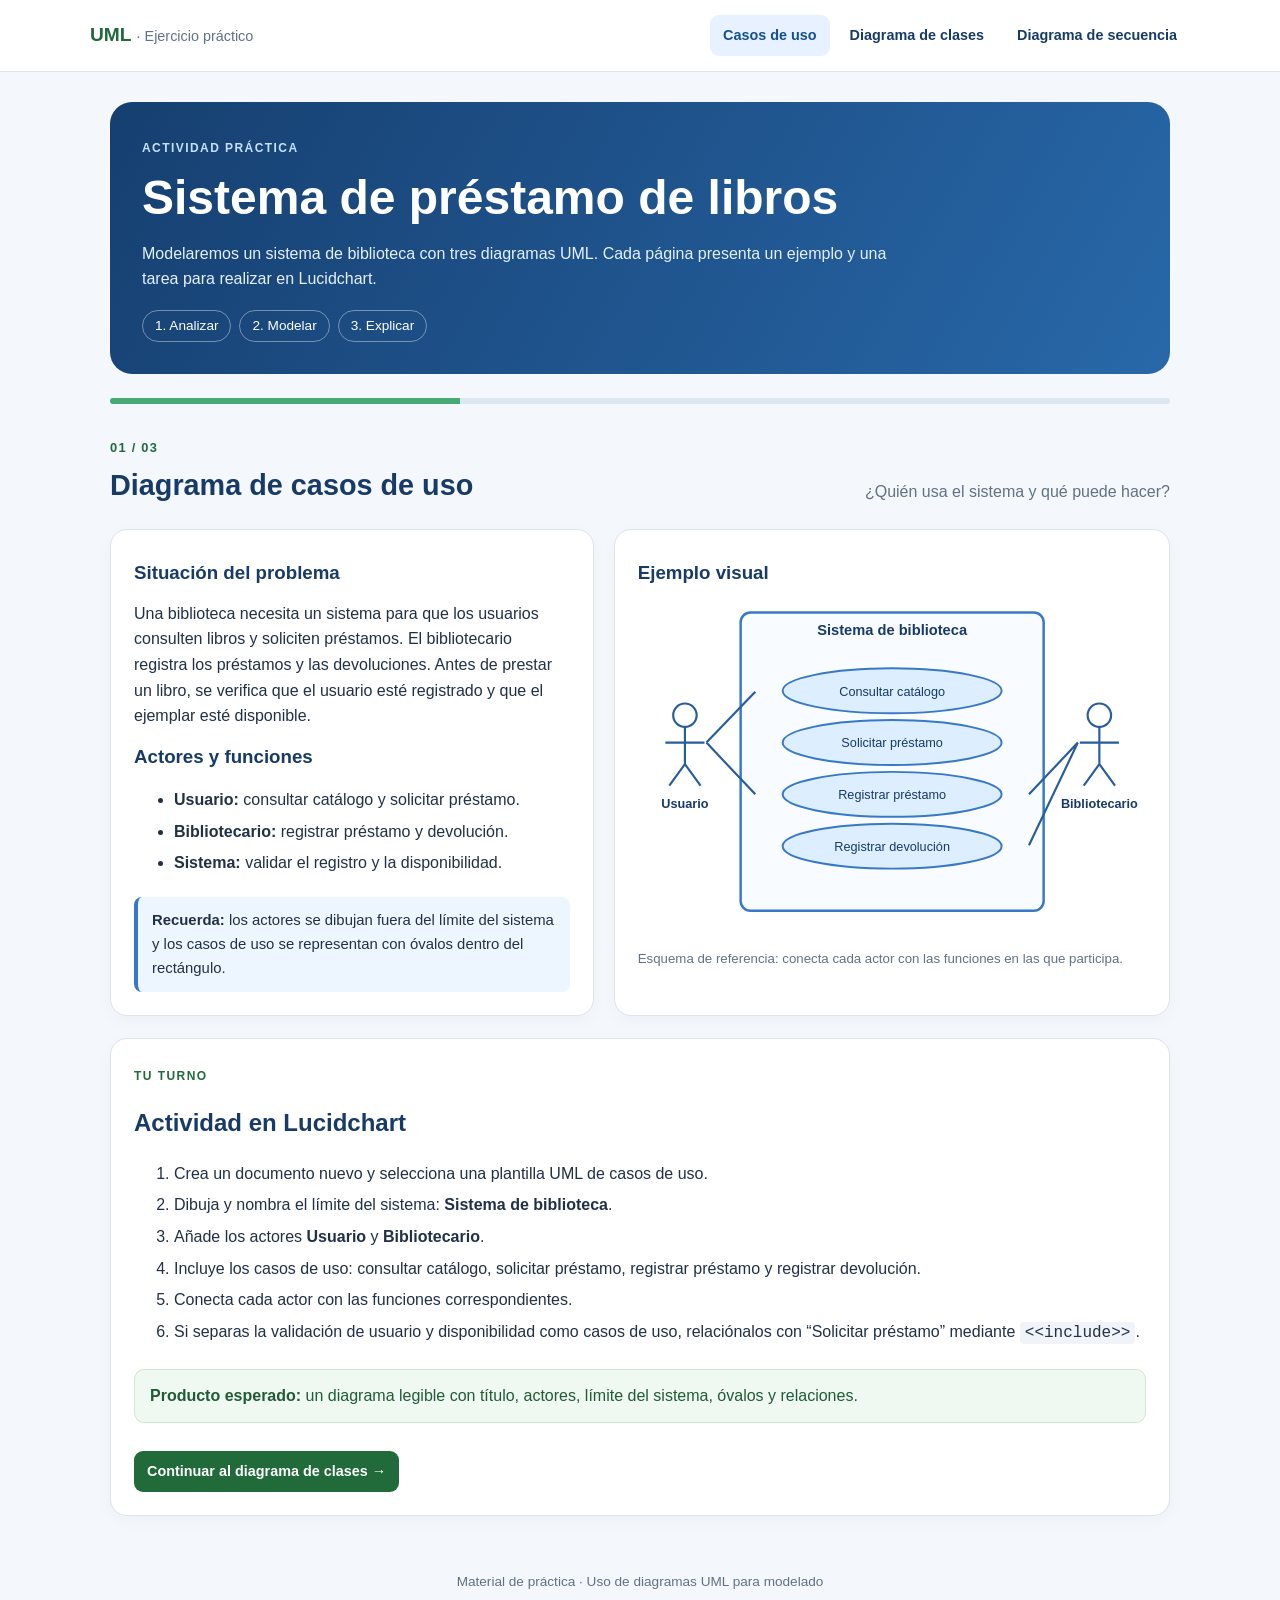
<file: index.html>
<!doctype html><html lang="es"><head><meta charset="utf-8"><meta name="viewport" content="width=device-width,initial-scale=1"><title>UML práctico | Casos de uso</title><link rel="stylesheet" href="estilos.css"></head><body>
<header class="top"><div class="brand">UML <span>· Ejercicio práctico</span></div><nav><a class="active" href="index.html">Casos de uso</a><a href="clases.html">Diagrama de clases</a><a href="secuencia.html">Diagrama de secuencia</a></nav></header><main>
<section class="hero"><span class="eyebrow">ACTIVIDAD PRÁCTICA</span><h1>Sistema de préstamo de libros</h1><p>Modelaremos un sistema de biblioteca con tres diagramas UML. Cada página presenta un ejemplo y una tarea para realizar en Lucidchart.</p><div class="pills"><span>1. Analizar</span><span>2. Modelar</span><span>3. Explicar</span></div></section><div class="progress"><span style="width:33%"></span></div>
<div class="section-head"><div><span class="step">01 / 03</span><h2>Diagrama de casos de uso</h2></div><p>¿Quién usa el sistema y qué puede hacer?</p></div>
<section class="grid two"><article class="card"><h3>Situación del problema</h3><p>Una biblioteca necesita un sistema para que los usuarios consulten libros y soliciten préstamos. El bibliotecario registra los préstamos y las devoluciones. Antes de prestar un libro, se verifica que el usuario esté registrado y que el ejemplar esté disponible.</p><h3>Actores y funciones</h3><ul><li><b>Usuario:</b> consultar catálogo y solicitar préstamo.</li><li><b>Bibliotecario:</b> registrar préstamo y devolución.</li><li><b>Sistema:</b> validar el registro y la disponibilidad.</li></ul><div class="note"><b>Recuerda:</b> los actores se dibujan fuera del límite del sistema y los casos de uso se representan con óvalos dentro del rectángulo.</div></article>
<article class="card diagram-card"><h3>Ejemplo visual</h3><svg viewBox="0 0 520 350" role="img" aria-label="Diagrama de casos de uso de biblioteca"><rect x="105" y="20" width="310" height="305" rx="10" fill="#f8fbff" stroke="#3779c7" stroke-width="2.5"/><text x="260" y="43" text-anchor="middle" font-size="15" font-weight="700" fill="#173b66">Sistema de biblioteca</text><g stroke="#275d9b" stroke-width="2.2" fill="none"><circle cx="48" cy="125" r="12"/><path d="M48 137v38m-20-22h40m-20 22-16 22m16-22 16 22"/><circle cx="472" cy="125" r="12"/><path d="M472 137v38m-20-22h40m-20 22-16 22m16-22 16 22"/><path d="M70 153l50-52M70 153l50 53M450 153l-50 53M450 153l-50 105"/></g><g fill="#dceeff" stroke="#3779c7" stroke-width="2"><ellipse cx="260" cy="100" rx="112" ry="23"/><ellipse cx="260" cy="153" rx="112" ry="23"/><ellipse cx="260" cy="206" rx="112" ry="23"/><ellipse cx="260" cy="259" rx="112" ry="23"/></g><g font-size="13" fill="#173b66" text-anchor="middle"><text x="260" y="105">Consultar catálogo</text><text x="260" y="158">Solicitar préstamo</text><text x="260" y="211">Registrar préstamo</text><text x="260" y="264">Registrar devolución</text><text x="48" y="220" font-weight="700">Usuario</text><text x="472" y="220" font-weight="700">Bibliotecario</text></g></svg><p class="caption">Esquema de referencia: conecta cada actor con las funciones en las que participa.</p></article></section>
<section class="card task"><span class="eyebrow">TU TURNO</span><h2>Actividad en Lucidchart</h2><ol><li>Crea un documento nuevo y selecciona una plantilla UML de casos de uso.</li><li>Dibuja y nombra el límite del sistema: <b>Sistema de biblioteca</b>.</li><li>Añade los actores <b>Usuario</b> y <b>Bibliotecario</b>.</li><li>Incluye los casos de uso: consultar catálogo, solicitar préstamo, registrar préstamo y registrar devolución.</li><li>Conecta cada actor con las funciones correspondientes.</li><li>Si separas la validación de usuario y disponibilidad como casos de uso, relaciónalos con “Solicitar préstamo” mediante <code>&lt;&lt;include&gt;&gt;</code>.</li></ol><div class="deliverable"><b>Producto esperado:</b> un diagrama legible con título, actores, límite del sistema, óvalos y relaciones.</div><a class="next" href="clases.html">Continuar al diagrama de clases →</a></section></main><footer>Material de práctica · Uso de diagramas UML para modelado</footer></body></html>
</file>
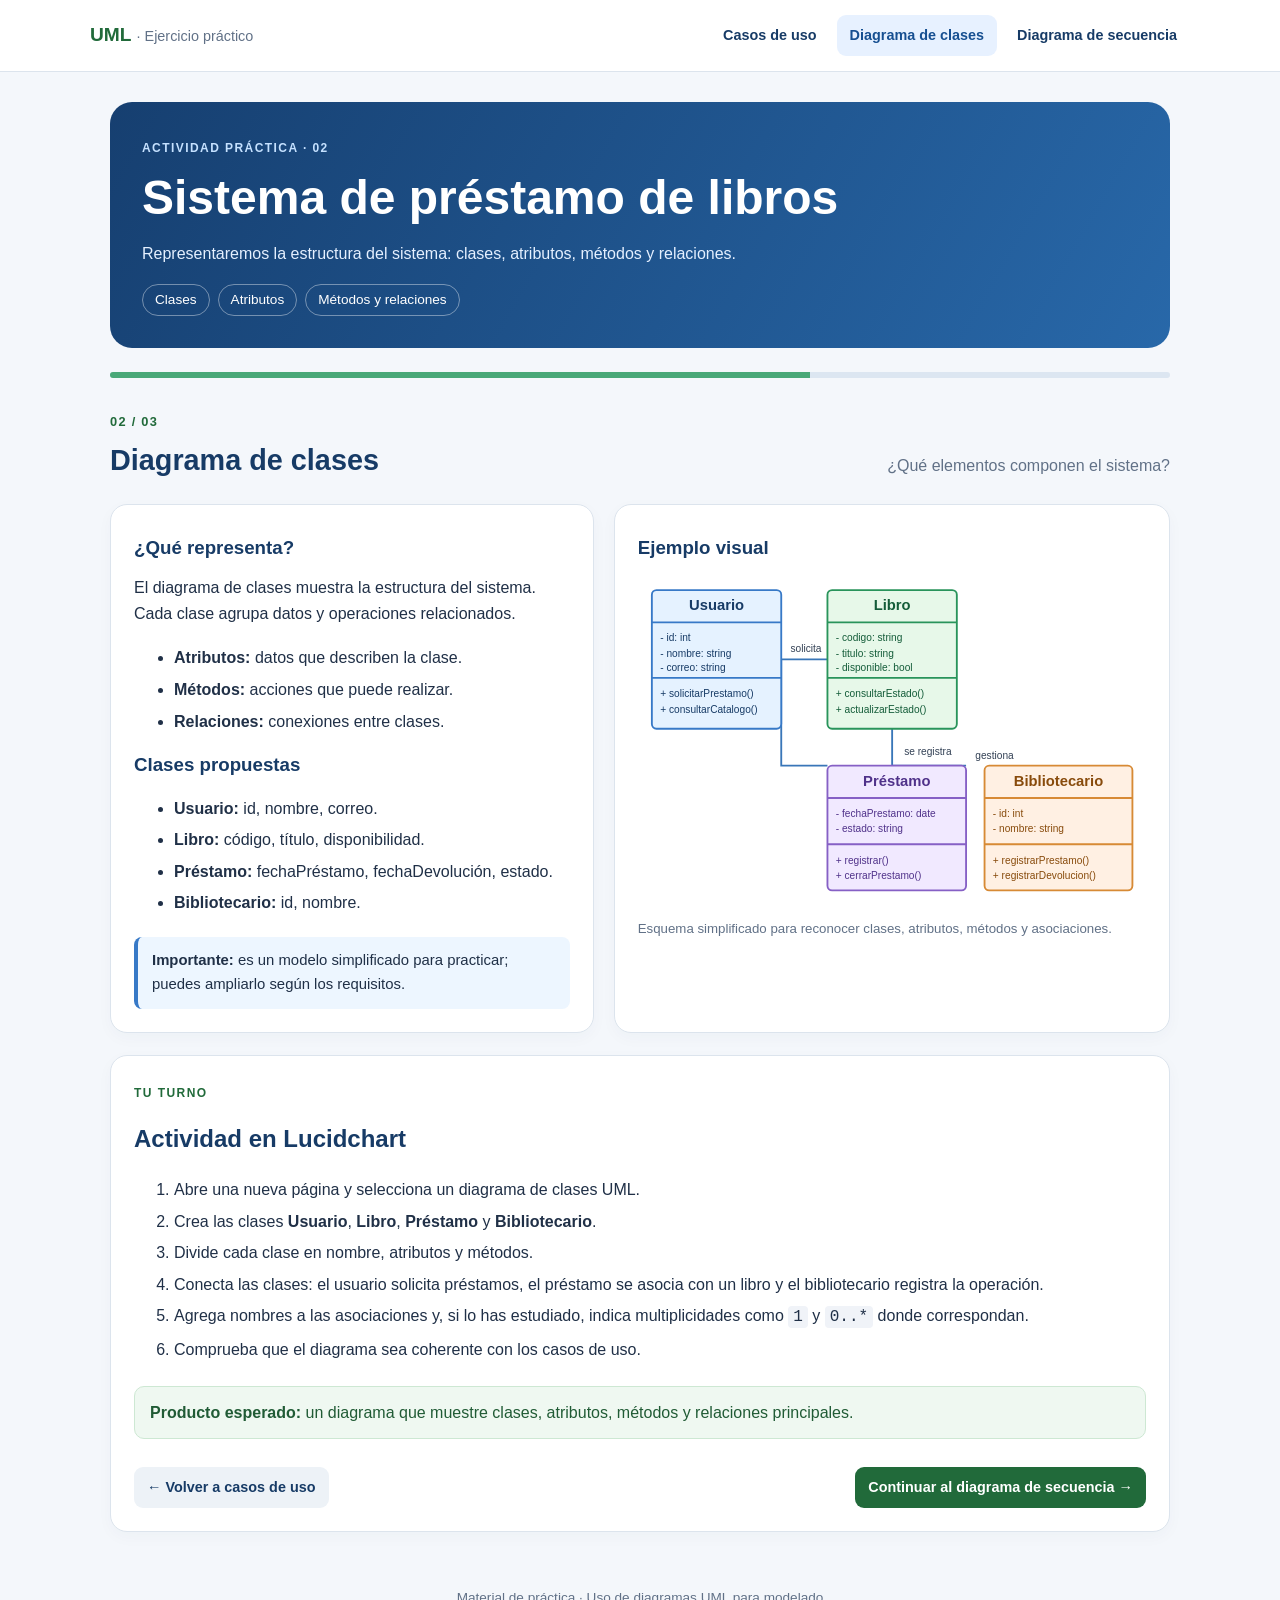
<file: clases.html>
<!doctype html><html lang="es"><head><meta charset="utf-8"><meta name="viewport" content="width=device-width,initial-scale=1"><title>UML práctico | Diagrama de clases</title><link rel="stylesheet" href="estilos.css"></head><body><header class="top"><div class="brand">UML <span>· Ejercicio práctico</span></div><nav><a href="index.html">Casos de uso</a><a class="active" href="clases.html">Diagrama de clases</a><a href="secuencia.html">Diagrama de secuencia</a></nav></header><main>
<section class="hero"><span class="eyebrow">ACTIVIDAD PRÁCTICA · 02</span><h1>Sistema de préstamo de libros</h1><p>Representaremos la estructura del sistema: clases, atributos, métodos y relaciones.</p><div class="pills"><span>Clases</span><span>Atributos</span><span>Métodos y relaciones</span></div></section><div class="progress"><span style="width:66%"></span></div><div class="section-head"><div><span class="step">02 / 03</span><h2>Diagrama de clases</h2></div><p>¿Qué elementos componen el sistema?</p></div>
<section class="grid two"><article class="card"><h3>¿Qué representa?</h3><p>El diagrama de clases muestra la estructura del sistema. Cada clase agrupa datos y operaciones relacionados.</p><ul><li><b>Atributos:</b> datos que describen la clase.</li><li><b>Métodos:</b> acciones que puede realizar.</li><li><b>Relaciones:</b> conexiones entre clases.</li></ul><h3>Clases propuestas</h3><ul><li><b>Usuario:</b> id, nombre, correo.</li><li><b>Libro:</b> código, título, disponibilidad.</li><li><b>Préstamo:</b> fechaPréstamo, fechaDevolución, estado.</li><li><b>Bibliotecario:</b> id, nombre.</li></ul><div class="note"><b>Importante:</b> es un modelo simplificado para practicar; puedes ampliarlo según los requisitos.</div></article>
<article class="card diagram-card"><h3>Ejemplo visual</h3><svg viewBox="0 0 550 365" role="img" aria-label="Diagrama de clases de biblioteca"><g stroke="#3976b8" stroke-width="2" fill="none"><path d="M155 100H205M275 165V215M275 215H355M155 100V215H205"/></g><g><rect x="15" y="25" width="140" height="150" rx="5" fill="#e5f2ff" stroke="#3779c7" stroke-width="2"/><path d="M15 60h140M15 120h140" stroke="#3779c7" stroke-width="2"/><text x="85" y="47" text-anchor="middle" font-weight="700" fill="#173b66">Usuario</text><g font-size="11" fill="#173b66"><text x="24" y="80">- id: int</text><text x="24" y="97">- nombre: string</text><text x="24" y="112">- correo: string</text><text x="24" y="141">+ solicitarPrestamo()</text><text x="24" y="158">+ consultarCatalogo()</text></g>
<rect x="205" y="25" width="140" height="150" rx="5" fill="#e7f8e9" stroke="#29945b" stroke-width="2"/><path d="M205 60h140M205 120h140" stroke="#29945b" stroke-width="2"/><text x="275" y="47" text-anchor="middle" font-weight="700" fill="#145c39">Libro</text><g font-size="11" fill="#145c39"><text x="214" y="80">- codigo: string</text><text x="214" y="97">- titulo: string</text><text x="214" y="112">- disponible: bool</text><text x="214" y="141">+ consultarEstado()</text><text x="214" y="158">+ actualizarEstado()</text></g>
<rect x="205" y="215" width="150" height="135" rx="5" fill="#f1e9ff" stroke="#8660c5" stroke-width="2"/><path d="M205 250h150M205 300h150" stroke="#8660c5" stroke-width="2"/><text x="280" y="237" text-anchor="middle" font-weight="700" fill="#50328a">Préstamo</text><g font-size="11" fill="#50328a"><text x="214" y="270">- fechaPrestamo: date</text><text x="214" y="287">- estado: string</text><text x="214" y="321">+ registrar()</text><text x="214" y="338">+ cerrarPrestamo()</text></g>
<rect x="375" y="215" width="160" height="135" rx="5" fill="#fff0e3" stroke="#d78a35" stroke-width="2"/><path d="M375 250h160M375 300h160" stroke="#d78a35" stroke-width="2"/><text x="455" y="237" text-anchor="middle" font-weight="700" fill="#884b0c">Bibliotecario</text><g font-size="11" fill="#884b0c"><text x="384" y="270">- id: int</text><text x="384" y="287">- nombre: string</text><text x="384" y="321">+ registrarPrestamo()</text><text x="384" y="338">+ registrarDevolucion()</text></g></g><g font-size="11" fill="#334155"><text x="165" y="92">solicita</text><text x="288" y="203">se registra</text><text x="365" y="208">gestiona</text></g></svg><p class="caption">Esquema simplificado para reconocer clases, atributos, métodos y asociaciones.</p></article></section>
<section class="card task"><span class="eyebrow">TU TURNO</span><h2>Actividad en Lucidchart</h2><ol><li>Abre una nueva página y selecciona un diagrama de clases UML.</li><li>Crea las clases <b>Usuario</b>, <b>Libro</b>, <b>Préstamo</b> y <b>Bibliotecario</b>.</li><li>Divide cada clase en nombre, atributos y métodos.</li><li>Conecta las clases: el usuario solicita préstamos, el préstamo se asocia con un libro y el bibliotecario registra la operación.</li><li>Agrega nombres a las asociaciones y, si lo has estudiado, indica multiplicidades como <code>1</code> y <code>0..*</code> donde correspondan.</li><li>Comprueba que el diagrama sea coherente con los casos de uso.</li></ol><div class="deliverable"><b>Producto esperado:</b> un diagrama que muestre clases, atributos, métodos y relaciones principales.</div><div class="actions"><a class="back" href="index.html">← Volver a casos de uso</a><a class="next" href="secuencia.html">Continuar al diagrama de secuencia →</a></div></section></main><footer>Material de práctica · Uso de diagramas UML para modelado</footer></body></html>
</file>
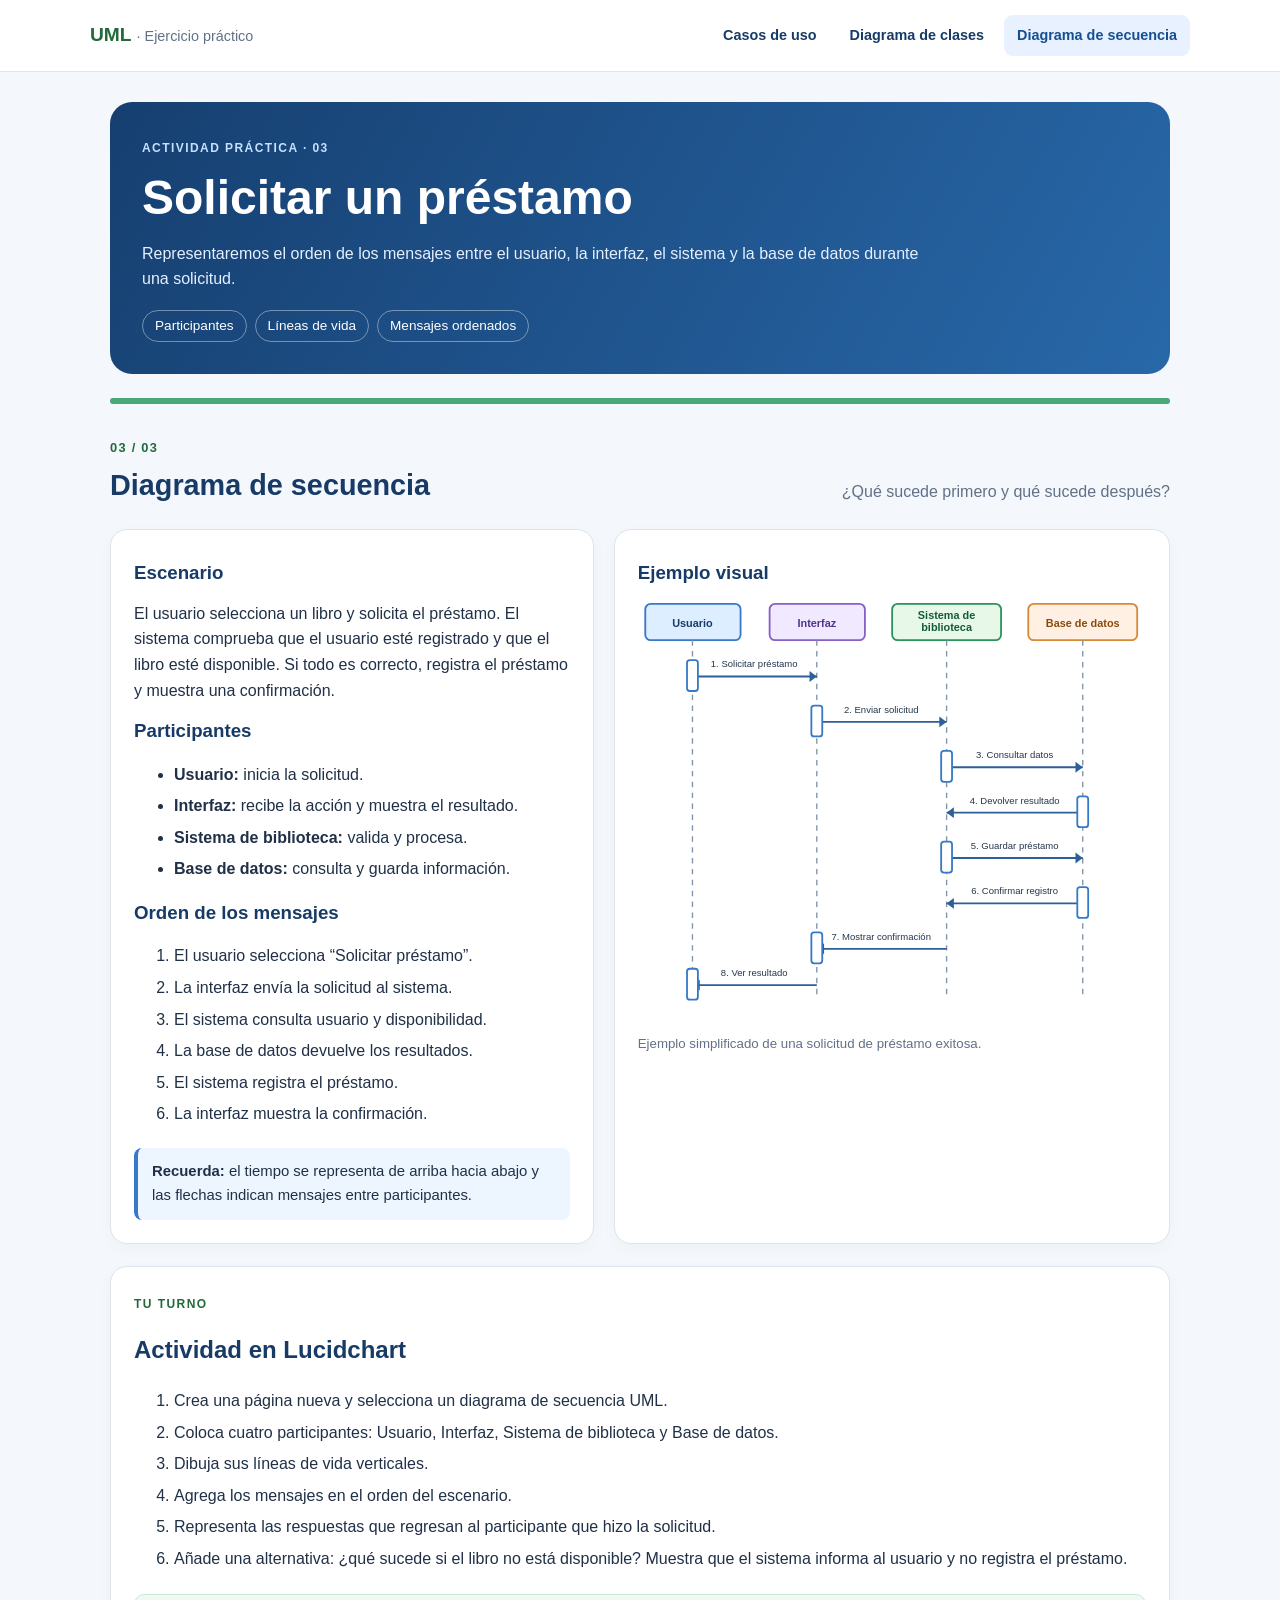
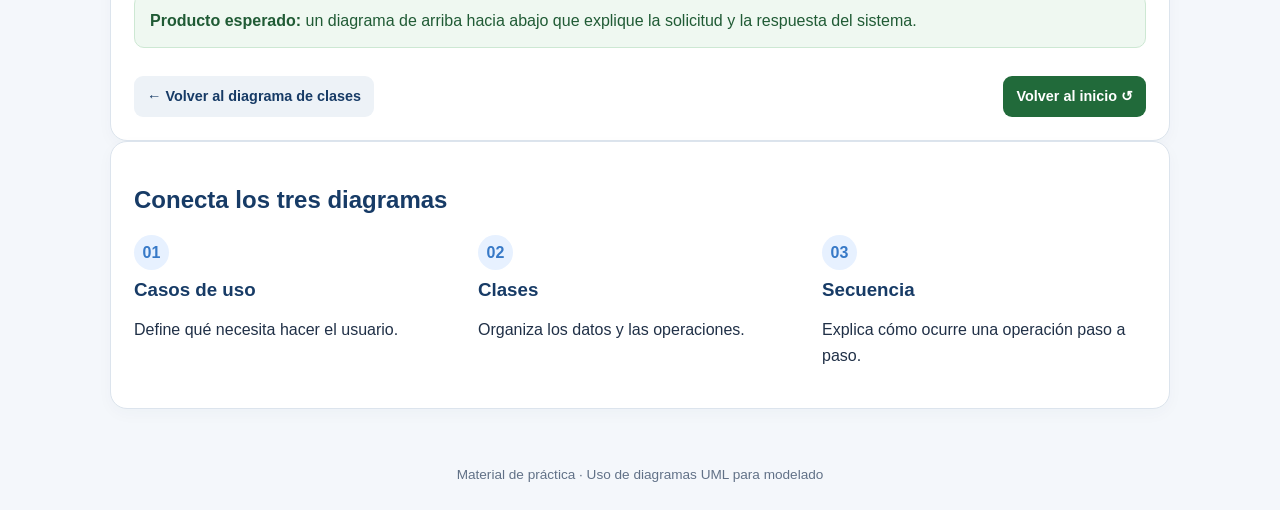
<file: secuencia.html>
<!doctype html><html lang="es"><head><meta charset="utf-8"><meta name="viewport" content="width=device-width,initial-scale=1"><title>UML práctico | Diagrama de secuencia</title><link rel="stylesheet" href="estilos.css"></head><body><header class="top"><div class="brand">UML <span>· Ejercicio práctico</span></div><nav><a href="index.html">Casos de uso</a><a href="clases.html">Diagrama de clases</a><a class="active" href="secuencia.html">Diagrama de secuencia</a></nav></header><main>
<section class="hero"><span class="eyebrow">ACTIVIDAD PRÁCTICA · 03</span><h1>Solicitar un préstamo</h1><p>Representaremos el orden de los mensajes entre el usuario, la interfaz, el sistema y la base de datos durante una solicitud.</p><div class="pills"><span>Participantes</span><span>Líneas de vida</span><span>Mensajes ordenados</span></div></section><div class="progress"><span style="width:100%"></span></div><div class="section-head"><div><span class="step">03 / 03</span><h2>Diagrama de secuencia</h2></div><p>¿Qué sucede primero y qué sucede después?</p></div>
<section class="grid two"><article class="card"><h3>Escenario</h3><p>El usuario selecciona un libro y solicita el préstamo. El sistema comprueba que el usuario esté registrado y que el libro esté disponible. Si todo es correcto, registra el préstamo y muestra una confirmación.</p><h3>Participantes</h3><ul><li><b>Usuario:</b> inicia la solicitud.</li><li><b>Interfaz:</b> recibe la acción y muestra el resultado.</li><li><b>Sistema de biblioteca:</b> valida y procesa.</li><li><b>Base de datos:</b> consulta y guarda información.</li></ul><h3>Orden de los mensajes</h3><ol><li>El usuario selecciona “Solicitar préstamo”.</li><li>La interfaz envía la solicitud al sistema.</li><li>El sistema consulta usuario y disponibilidad.</li><li>La base de datos devuelve los resultados.</li><li>El sistema registra el préstamo.</li><li>La interfaz muestra la confirmación.</li></ol><div class="note"><b>Recuerda:</b> el tiempo se representa de arriba hacia abajo y las flechas indican mensajes entre participantes.</div></article>
<article class="card diagram-card"><h3>Ejemplo visual</h3><svg viewBox="0 0 560 470" role="img" aria-label="Diagrama de secuencia de préstamo de libro"><g font-size="12" font-weight="700" text-anchor="middle"><rect x="8" y="12" width="105" height="40" rx="6" fill="#dceeff" stroke="#3779c7" stroke-width="2"/><text x="60" y="37" fill="#173b66">Usuario</text><rect x="145" y="12" width="105" height="40" rx="6" fill="#f1e9ff" stroke="#8660c5" stroke-width="2"/><text x="197" y="37" fill="#50328a">Interfaz</text><rect x="280" y="12" width="120" height="40" rx="6" fill="#e7f8e9" stroke="#29945b" stroke-width="2"/><text x="340" y="29" fill="#145c39">Sistema de</text><text x="340" y="42" fill="#145c39">biblioteca</text><rect x="430" y="12" width="120" height="40" rx="6" fill="#fff0e3" stroke="#d78a35" stroke-width="2"/><text x="490" y="37" fill="#884b0c">Base de datos</text></g><g stroke="#8294aa" stroke-width="1.5" stroke-dasharray="6 6"><path d="M60 52V445"/><path d="M197 52V445"/><path d="M340 52V445"/><path d="M490 52V445"/></g><g stroke="#2d5f98" stroke-width="2" fill="none"><path d="M60 92H197M197 142H340M340 192H490M490 242H340M340 292H490M490 342H340M340 392H197M197 432H60"/></g><g fill="#2d5f98"><path d="M189 86l8 6-8 6z"/><path d="M332 136l8 6-8 6z"/><path d="M482 186l8 6-8 6z"/><path d="M348 236l-8 6 8 6z"/><path d="M482 286l8 6-8 6z"/><path d="M348 336l-8 6 8 6z"/><path d="M205 386l-8 6 8 6z"/><path d="M68 426l-8 6 8 6z"/></g><g font-size="10.5" fill="#24364b"><text x="128" y="82" text-anchor="middle">1. Solicitar préstamo</text><text x="268" y="132" text-anchor="middle">2. Enviar solicitud</text><text x="415" y="182" text-anchor="middle">3. Consultar datos</text><text x="415" y="232" text-anchor="middle">4. Devolver resultado</text><text x="415" y="282" text-anchor="middle">5. Guardar préstamo</text><text x="415" y="332" text-anchor="middle">6. Confirmar registro</text><text x="268" y="382" text-anchor="middle">7. Mostrar confirmación</text><text x="128" y="422" text-anchor="middle">8. Ver resultado</text></g><g fill="#fff" stroke="#3779c7" stroke-width="2"><rect x="54" y="74" width="12" height="34" rx="3"/><rect x="191" y="124" width="12" height="34" rx="3"/><rect x="334" y="174" width="12" height="34" rx="3"/><rect x="484" y="224" width="12" height="34" rx="3"/><rect x="334" y="274" width="12" height="34" rx="3"/><rect x="484" y="324" width="12" height="34" rx="3"/><rect x="191" y="374" width="12" height="34" rx="3"/><rect x="54" y="414" width="12" height="34" rx="3"/></g></svg><p class="caption">Ejemplo simplificado de una solicitud de préstamo exitosa.</p></article></section>
<section class="card task"><span class="eyebrow">TU TURNO</span><h2>Actividad en Lucidchart</h2><ol><li>Crea una página nueva y selecciona un diagrama de secuencia UML.</li><li>Coloca cuatro participantes: Usuario, Interfaz, Sistema de biblioteca y Base de datos.</li><li>Dibuja sus líneas de vida verticales.</li><li>Agrega los mensajes en el orden del escenario.</li><li>Representa las respuestas que regresan al participante que hizo la solicitud.</li><li>Añade una alternativa: ¿qué sucede si el libro no está disponible? Muestra que el sistema informa al usuario y no registra el préstamo.</li></ol><div class="deliverable"><b>Producto esperado:</b> un diagrama de arriba hacia abajo que explique la solicitud y la respuesta del sistema.</div><div class="actions"><a class="back" href="clases.html">← Volver al diagrama de clases</a><a class="next" href="index.html">Volver al inicio ↺</a></div></section><section class="card"><h2>Conecta los tres diagramas</h2><div class="grid three"><div><span class="number">01</span><h3>Casos de uso</h3><p>Define qué necesita hacer el usuario.</p></div><div><span class="number">02</span><h3>Clases</h3><p>Organiza los datos y las operaciones.</p></div><div><span class="number">03</span><h3>Secuencia</h3><p>Explica cómo ocurre una operación paso a paso.</p></div></div></section></main><footer>Material de práctica · Uso de diagramas UML para modelado</footer></body></html>
</file>
<file: estilos.css>
*{box-sizing:border-box}body{margin:0;background:#f4f7fb;color:#203047;font:16px/1.6 Arial,sans-serif}.top{background:#fff;border-bottom:1px solid #dce4ed;padding:15px max(20px,calc((100% - 1100px)/2));display:flex;justify-content:space-between;align-items:center;gap:16px;flex-wrap:wrap}.brand{font-weight:800;color:#216a3a;font-size:1.2rem}.brand span{font-size:.9rem;color:#617187;font-weight:500}nav{display:flex;gap:7px;flex-wrap:wrap}nav a,.next,.back{padding:9px 13px;border-radius:9px;text-decoration:none;font-weight:700;font-size:.9rem}nav a{color:#173b66}nav a.active,nav a:hover{background:#e7f1ff;color:#164f91}main{max-width:1100px;margin:30px auto;padding:0 20px}.hero{background:linear-gradient(120deg,#163f70,#2868a9);border-radius:22px;padding:32px;color:white}.eyebrow{font-size:.75rem;letter-spacing:.12em;font-weight:800;color:#6aa7ef}.hero .eyebrow{color:#c5e1ff}.hero h1{font-size:clamp(2rem,4vw,3rem);line-height:1.15;margin:10px 0}.hero p{max-width:780px;color:#e5f0ff}.pills{display:flex;gap:8px;flex-wrap:wrap;margin-top:18px}.pills span{border:1px solid #ffffff65;border-radius:99px;padding:4px 12px;font-size:.85rem}.progress{height:6px;background:#dce6f1;border-radius:99px;margin:24px 0 30px;overflow:hidden}.progress span{display:block;height:100%;background:#49a878}.section-head{display:flex;align-items:end;justify-content:space-between;gap:20px;margin-bottom:18px}.section-head h2{margin:3px 0;font-size:1.8rem;color:#173b66}.section-head p{color:#617187;margin:0 0 7px}.step{font-size:.8rem;font-weight:800;color:#216a3a;letter-spacing:.1em}.grid{display:grid;gap:20px}.two{grid-template-columns:1fr 1.15fr}.three{grid-template-columns:repeat(3,1fr)}.card{background:#fff;border:1px solid #dce4ed;border-radius:17px;padding:23px;box-shadow:0 5px 16px #183b6408;min-width:0}.card h2,.card h3{color:#173b66;line-height:1.25}.card h3{margin:8px 0}.card li{padding:3px 0}.diagram-card svg{display:block;width:100%;height:auto;max-height:520px;margin:5px auto}.caption{font-size:.83rem;color:#617187}.note{background:#edf6ff;border-left:4px solid #3779c7;padding:12px 14px;border-radius:8px;margin-top:18px;font-size:.93rem}.task{margin-top:22px}.task .eyebrow{color:#216a3a}.deliverable{background:#eff8f1;border:1px solid #cde8d3;border-radius:10px;padding:13px 15px;margin:20px 0;color:#205b35}.next{display:inline-block;background:#216a3a;color:white;margin-top:8px}.back{display:inline-block;background:#edf2f7;color:#173b66;margin-top:8px}.actions{display:flex;justify-content:space-between;gap:12px;flex-wrap:wrap}.number{display:inline-grid;place-items:center;width:35px;height:35px;border-radius:50%;background:#e7f1ff;color:#3779c7;font-weight:800}code{background:#f0f3f8;padding:2px 5px;border-radius:4px}footer{text-align:center;padding:25px;color:#617187;font-size:.85rem}@media(max-width:800px){.two,.three{grid-template-columns:1fr}.section-head{display:block}.hero{padding:24px}.card{padding:17px}}
</file>
